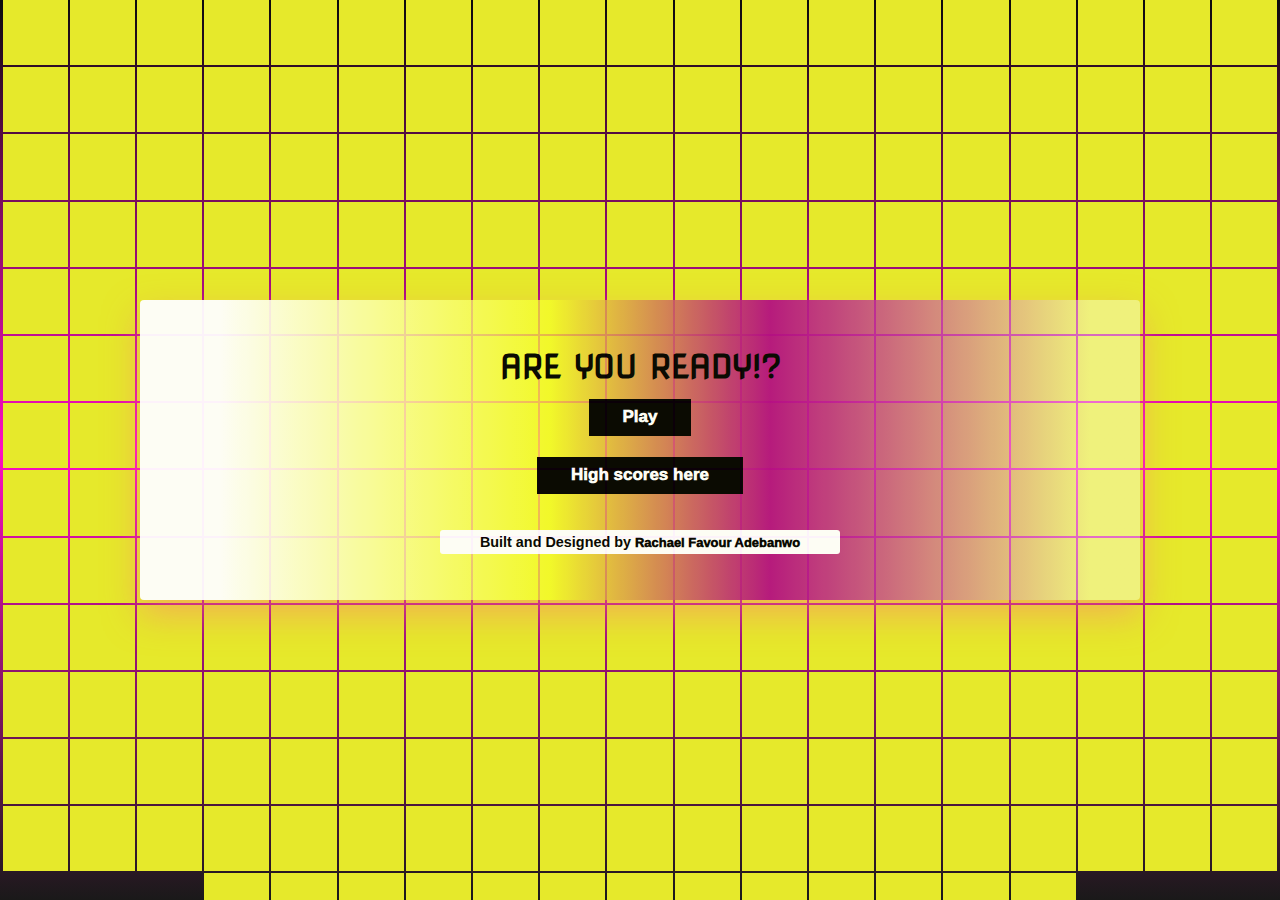
<file: index.html>
<!DOCTYPE html>
<html lang="en">
<head>
    <meta charset="UTF-8">
    <meta name="viewport" content="width=device-width, initial-scale=1.0">
    <title>Home page</title>
    <link rel="icon" href="./images/q.jpg">
    <link rel="stylesheet" href="style.css">
    <link rel="stylesheet" href="https://cdnjs.cloudflare.com/ajax/libs/font-awesome/6.3.0/css/all.min.css" integrity="sha512-SzlrxWUlpfuzQ+pcUCosxcglQRNAq/DZjVsC0lE40xsADsfeQoEypE+enwcOiGjk/bSuGGKHEyjSoQ1zVisanQ==" crossorigin="anonymous" referrerpolicy="no-referrer" />
</head>
<body>
    <section>
      <span></span>
      <span></span>
      <span></span>
      <span></span>
      <span></span>
      <span></span>
      <span></span>
      <span></span>
      <span></span>
      <span></span>
      <span></span>
      <span></span>
      <span></span>
      <span></span>
      <span></span>
      <span></span>
      <span></span>
      <span></span>
      <span></span>
      <span></span>
      <span></span>
      <span></span>
      <span></span>
      <span></span>
      <span></span>
      <span></span>
      <span></span>
      <span></span>
      <span></span>
      <span></span>
      <span></span>
      <span></span>
      <span></span>
      <span></span>
      <span></span>
      <span></span>
      <span></span>
      <span></span>
      <span></span>
      <span></span>
      <span></span>
      <span></span>
      <span></span>
      <span></span>
      <span></span>
      <span></span>
      <span></span>
      <span></span>
      <span></span>
      <span></span>
      <span></span>
      <span></span>
      <span></span>
      <span></span>
      <span></span>
      <span></span>
      <span></span>
      <span></span>
      <span></span>
      <span></span>
      <span></span>
      <span></span>
      <span></span>
      <span></span>
      <span></span>
      <span></span>
      <span></span>
      <span></span>
      <span></span>
      <span></span>
      <span></span>
      <span></span>
      <span></span>
      <span></span>
      <span></span>
      <span></span>
      <span></span>
      <span></span>
      <span></span>
      <span></span>
      <span></span>
      <span></span>
      <span></span>
      <span></span>
      <span></span>
      <span></span>
      <span></span>
      <span></span>
      <span></span>
      <span></span>
      <span></span>
      <span></span>
      <span></span>
      <span></span>
      <span></span>
      <span></span>
      <span></span>
      <span></span>
      <span></span>
      <span></span>
      <span></span>
      <span></span>
      <span></span>
      <span></span>
      <span></span>
      <span></span>
      <span></span>
      <span></span>
      <span></span>
      <span></span>
      <span></span>
      <span></span>
      <span></span>
      <span></span>
      <span></span>
      <span></span>
      <span></span>
      <span></span>
      <span></span>
      <span></span>
      <span></span>
      <span></span>
      <span></span>
      <span></span>
      <span></span>
      <span></span>
      <span></span>
      <span></span>
      <span></span>
      <span></span>
      <span></span>
      <span></span>
      <span></span>
      <span></span>
      <span></span>
      <span></span>
      <span></span>
      <span></span>
      <span></span>
      <span></span>
      <span></span>
      <span></span>
      <span></span>
      <span></span>
      <span></span>
      <span></span>
      <span></span>
      <span></span>
      <span></span>
      <span></span>
      <span></span>
      <span></span>
      <span></span>
      <span></span>
      <span></span>
      <span></span>
      <span></span>
      <span></span>
      <span></span>
      <span></span>
      <span></span>
      <span></span>
      <span></span>
      <span></span>
      <span></span>
      <span></span>
      <span></span>
      <span></span>
      <span></span>
      <span></span>
      <span></span>
      <span></span>
      <span></span>
      <span></span>
      <span></span>
      <span></span>
      <span></span>
      <span></span>
      <span></span>
      <span></span>
      <span></span>
      <span></span>
      <span></span>
      <span></span>
      <span></span>
      <span></span>
      <span></span>
      <span></span>
      <span></span>
      <span></span>
      <span></span>
      <span></span>
      <span></span>
      <span></span>
      <span></span>
      <span></span>
      <span></span>
      <span></span>
      <span></span>
      <span></span>
      <span></span>
      <span></span>
      <span></span>
      <span></span>
      <span></span>
      <span></span>
      <span></span>
      <span></span>
      <span></span>
      <span></span>
      <span></span>
      <span></span>
      <span></span>
      <span></span>
      <span></span>
      <span></span>
      <span></span>
      <span></span>
      <span></span>
      <span></span>
      <span></span>
      <span></span>
      <span></span>
      <span></span>
      <span></span>
      <span></span>
      <span></span>
      <span></span>
      <span></span>
      <span></span>
      <span></span>
      <span></span>
      <span></span>
      <span></span>
      <span></span>
      <span></span>
      <span></span>
      <span></span>
      <span></span>
      <span></span>
      <span></span>
      <span></span>
      <span></span>
      <span></span>
      <span></span>
      <span></span>
      <span></span>
      <span></span>
      <span></span>
      <span></span>
      <span></span>
      <span></span>
      <span></span>
      <span></span>
      <span></span>
      <span></span>
      <span></span>
      <span></span>
      <span></span>
      <span></span>

      <!-- <div class="signin">
        <div class="content">
          <h2>Sign In</h2>
          <div class="form">
            <div class="inputbox">
              <input type="text" required />
              <i>Username</i>
            </div>
            <div class="inputbox">
              <input type="password" required />
              <i>Password</i>
            </div>
            <div class="links">
              <a href="#">Forgot Password</a>
              <a href="#">Sign Up</a>
            </div>
            <div class="inputbox">
              <input type="submit" value="Login" />
            </div>
          </div>
        </div>
      </div> -->

      <div class="container cont">
          <div id="home" class="flex-column flex-center">
            <h1>Are you Ready!?</h1> 
            <a href="./game.html" class="btn">Play</a>
            <a href="./highscores.html" id="highscore-btn">High scores here <i class="fa-solid fa-crown"></i></a>
            <br>
            <h4>Built and Designed by <a href="https://twitter.com/rachaelcodesss" target="_blank" rel="noopener">Rachael Favour Adebanwo</a></h4>
          </div>
        </div>
    </section>
</body>
</html>
</file>
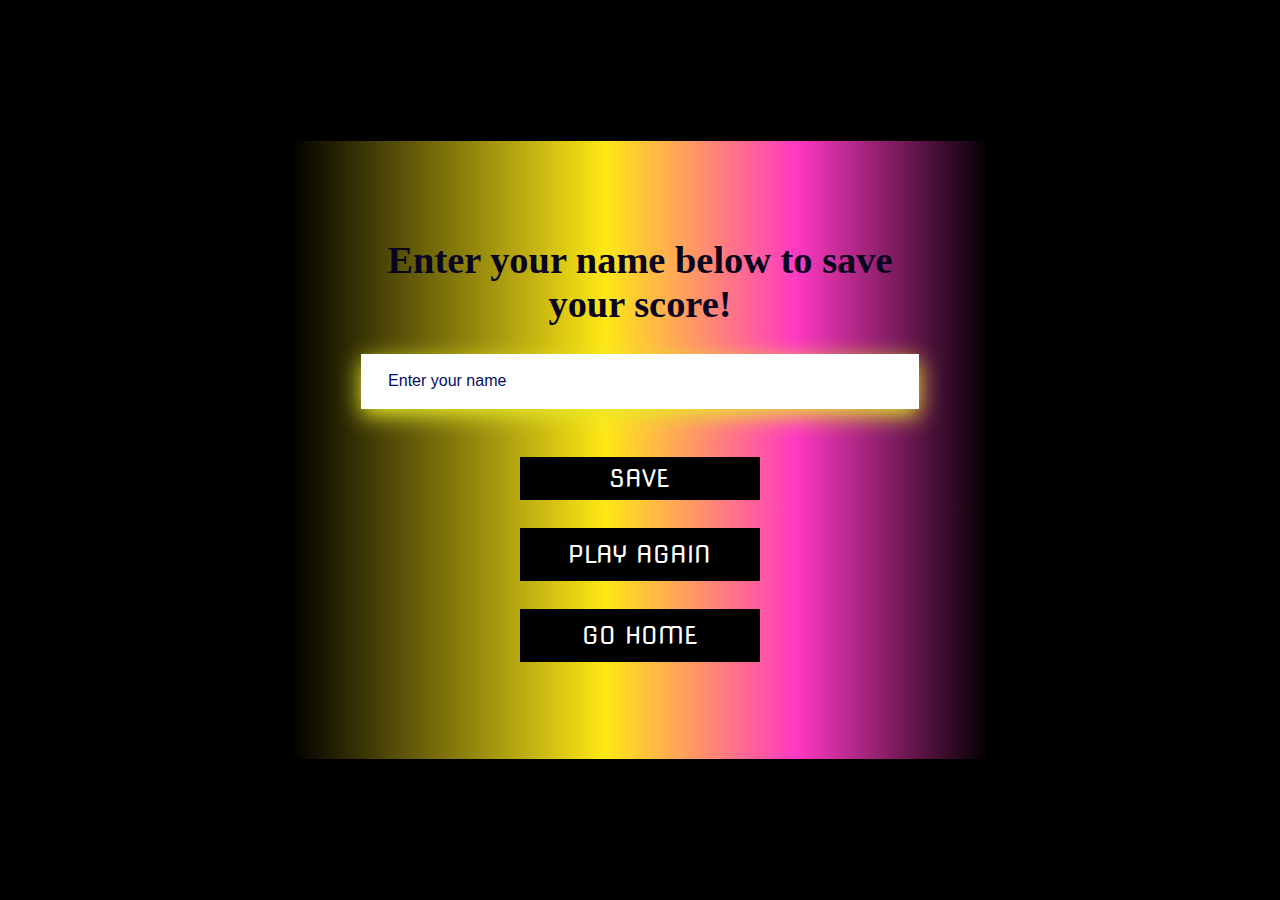
<file: end.html>
<!DOCTYPE html>
<html lang="en">
<head>
    <meta charset="UTF-8">
    <meta http-equiv="X-UA-Compatible" content="IE=edge">
    <meta name="viewport" content="width=device-width, initial-scale=1.0">
    <link rel="stylesheet" href="./style.css">
    <link rel="stylesheet" href="./end.css">
    <link rel="icon" href="./images/q.jpg">
    <link rel="stylesheet" href="https://cdnjs.cloudflare.com/ajax/libs/font-awesome/6.3.0/css/all.min.css" integrity="sha512-SzlrxWUlpfuzQ+pcUCosxcglQRNAq/DZjVsC0lE40xsADsfeQoEypE+enwcOiGjk/bSuGGKHEyjSoQ1zVisanQ==" crossorigin="anonymous" referrerpolicy="no-referrer" />
    <title>Quiz</title>
</head>
<body>
    <div class="container">
        <div id="end" class="flex-center flex-column">
            <h1 id="finalScore">0</h1>
            <form action="end-form-container">
                <h2 id="end-text">Enter your name below to save your score!</h2>
                <input type="text" name="name" id="username" placeholder="Enter your name">
                <button class="btn" id="saveScoreBtn" type="submit" onclick="saveHighScore(event)" disabled>Save</button>
            </form>
            <a href="./game.html" class="btn">Play Again</a>
            <a href="./index.html" class="btn">Go Home <i class="fa-solid fa-house"></i></a>
        </div>
    </div>
    <script src="./end.js"></script>
</body>
</html>
</file>
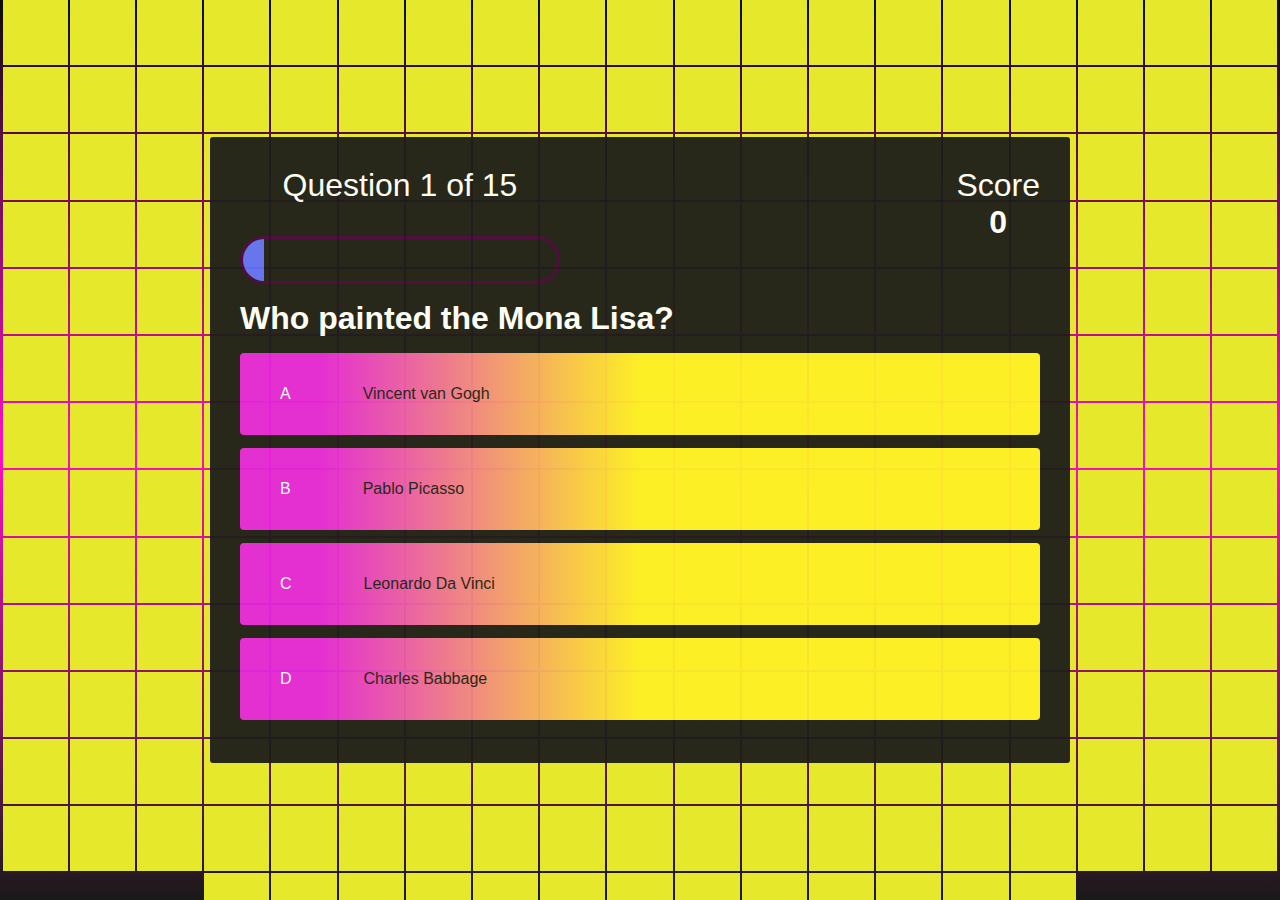
<file: game.html>
<!DOCTYPE html>
<html lang="en">
<head>
    <meta charset="UTF-8">
    <meta name="viewport" content="width=device-width, initial-scale=1.0">
    <title>Quiz Page</title>
    <link rel="icon" href="./images/q.jpg">
    <link rel="stylesheet" href="style.css">
    <link rel="stylesheet" href="game.css">
</head>
<body>
    <section>
        <span></span>
        <span></span>
        <span></span>
        <span></span>
        <span></span>
        <span></span>
        <span></span>
        <span></span>
        <span></span>
        <span></span>
        <span></span>
        <span></span>
        <span></span>
        <span></span>
        <span></span>
        <span></span>
        <span></span>
        <span></span>
        <span></span>
        <span></span>
        <span></span>
        <span></span>
        <span></span>
        <span></span>
        <span></span>
        <span></span>
        <span></span>
        <span></span>
        <span></span>
        <span></span>
        <span></span>
        <span></span>
        <span></span>
        <span></span>
        <span></span>
        <span></span>
        <span></span>
        <span></span>
        <span></span>
        <span></span>
        <span></span>
        <span></span>
        <span></span>
        <span></span>
        <span></span>
        <span></span>
        <span></span>
        <span></span>
        <span></span>
        <span></span>
        <span></span>
        <span></span>
        <span></span>
        <span></span>
        <span></span>
        <span></span>
        <span></span>
        <span></span>
        <span></span>
        <span></span>
        <span></span>
        <span></span>
        <span></span>
        <span></span>
        <span></span>
        <span></span>
        <span></span>
        <span></span>
        <span></span>
        <span></span>
        <span></span>
        <span></span>
        <span></span>
        <span></span>
        <span></span>
        <span></span>
        <span></span>
        <span></span>
        <span></span>
        <span></span>
        <span></span>
        <span></span>
        <span></span>
        <span></span>
        <span></span>
        <span></span>
        <span></span>
        <span></span>
        <span></span>
        <span></span>
        <span></span>
        <span></span>
        <span></span>
        <span></span>
        <span></span>
        <span></span>
        <span></span>
        <span></span>
        <span></span>
        <span></span>
        <span></span>
        <span></span>
        <span></span>
        <span></span>
        <span></span>
        <span></span>
        <span></span>
        <span></span>
        <span></span>
        <span></span>
        <span></span>
        <span></span>
        <span></span>
        <span></span>
        <span></span>
        <span></span>
        <span></span>
        <span></span>
        <span></span>
        <span></span>
        <span></span>
        <span></span>
        <span></span>
        <span></span>
        <span></span>
        <span></span>
        <span></span>
        <span></span>
        <span></span>
        <span></span>
        <span></span>
        <span></span>
        <span></span>
        <span></span>
        <span></span>
        <span></span>
        <span></span>
        <span></span>
        <span></span>
        <span></span>
        <span></span>
        <span></span>
        <span></span>
        <span></span>
        <span></span>
        <span></span>
        <span></span>
        <span></span>
        <span></span>
        <span></span>
        <span></span>
        <span></span>
        <span></span>
        <span></span>
        <span></span>
        <span></span>
        <span></span>
        <span></span>
        <span></span>
        <span></span>
        <span></span>
        <span></span>
        <span></span>
        <span></span>
        <span></span>
        <span></span>
        <span></span>
        <span></span>
        <span></span>
        <span></span>
        <span></span>
        <span></span>
        <span></span>
        <span></span>
        <span></span>
        <span></span>
        <span></span>
        <span></span>
        <span></span>
        <span></span>
        <span></span>
        <span></span>
        <span></span>
        <span></span>
        <span></span>
        <span></span>
        <span></span>
        <span></span>
        <span></span>
        <span></span>
        <span></span>
        <span></span>
        <span></span>
        <span></span>
        <span></span>
        <span></span>
        <span></span>
        <span></span>
        <span></span>
        <span></span>
        <span></span>
        <span></span>
        <span></span>
        <span></span>
        <span></span>
        <span></span>
        <span></span>
        <span></span>
        <span></span>
        <span></span>
        <span></span>
        <span></span>
        <span></span>
        <span></span>
        <span></span>
        <span></span>
        <span></span>
        <span></span>
        <span></span>
        <span></span>
        <span></span>
        <span></span>
        <span></span>
        <span></span>
        <span></span>
        <span></span>
        <span></span>
        <span></span>
        <span></span>
        <span></span>
        <span></span>
        <span></span>
        <span></span>
        <span></span>
        <span></span>
        <span></span>
        <span></span>
        <span></span>
        <span></span>
        <span></span>
        <span></span>
        <span></span>
        <span></span>
        <span></span>
        <span></span>
        <span></span>
        <span></span>
        <span></span>
        <span></span>
        <span></span>
        <span></span>
        <span></span>
        <span></span>
        <span></span>
        <span></span>
        <span></span>
        <span></span>
        <span></span>
        <span></span>
        <span></span>


        <div class="container">
            <div id="home" class="flex-column flex-center">
              <h1>Are you Ready!?</h1> 
              <a href="./game.html" class="btn">Play</a>
              <a href="./highscores" id="highscore-btn">High scores here <i class="fa-solid fa-crown"></i></a>
            </div>
          </div>




    <div class="container">
        <div id="game" class="justify-center flex-column">
            <div id="hud">
                <div class="hud-item">
                    <p id="progressText" class="hud-prefix">
                        Question
                    </p>
                    <div id="progressBar">
                        <div id="progressBarFull"></div>
                    </div>
                </div>
                <div class="hud-item">
                    <p class="hud-prefix">
                        Score
                    </p>
                    <h1 class="hud-main-text" id="score">
                        0
                    </h1>
                </div>
            </div>
            <h1 id="question">What is the answer to this question</h1>
            <div class="choice-container">
                <p class="choice-prefix">A</p>
                <p class="choice-text" data-number="1">Choice</p>
            </div>
            <div class="choice-container">
                <p class="choice-prefix">B</p>
                <p class="choice-text" data-number="2">Choice 2</p>
            </div>
            <div class="choice-container">
                <p class="choice-prefix">C</p>
                <p class="choice-text" data-number="3">Choice 3</p>
            </div>
            <div class="choice-container">
                <p class="choice-prefix">D</p>
                <p class="choice-text" data-number="4">Choice 4</p>
            </div>
        </div>
    </div>
    </section>

    <script src="game.js"></script>
</body>
</html>
</file>
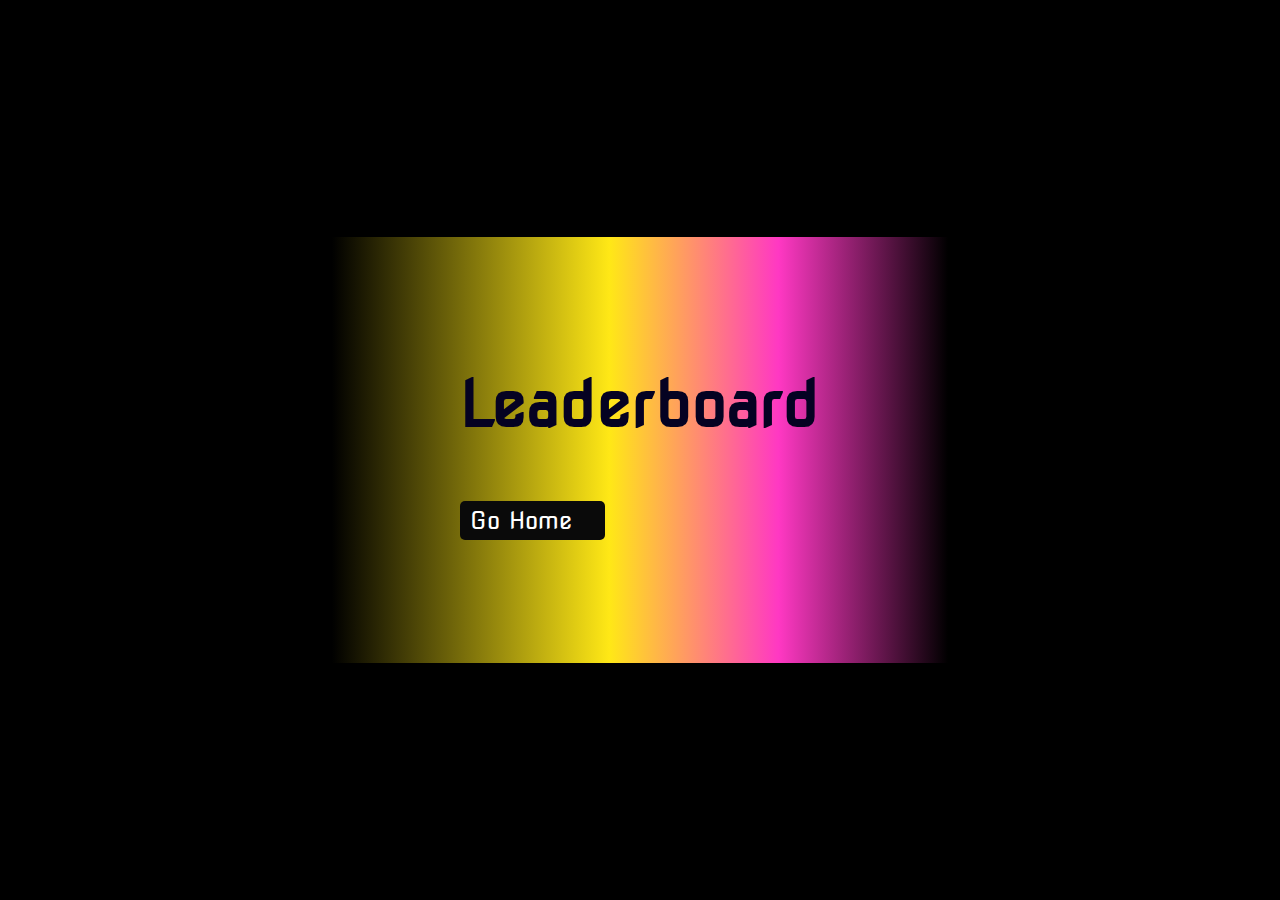
<file: highscores.html>
<!DOCTYPE html>
<html lang="en">
<head>
    <meta charset="UTF-8">
    <meta http-equiv="X-UA-Compatible" content="IE=edge">
    <meta name="viewport" content="width=device-width, initial-scale=1.0">
    <link rel="stylesheet" href="./style.css">
    <link rel="stylesheet" href="./highscores.css">
    <link rel="icon" href="./images/q.jpg">
    <link rel="stylesheet" href="https://cdnjs.cloudflare.com/ajax/libs/font-awesome/6.3.0/css/all.min.css" integrity="sha512-SzlrxWUlpfuzQ+pcUCosxcglQRNAq/DZjVsC0lE40xsADsfeQoEypE+enwcOiGjk/bSuGGKHEyjSoQ1zVisanQ==" crossorigin="anonymous" referrerpolicy="no-referrer" />
    <title>High Scores</title>
</head>
<body>
    <div class="container">
        <div id="highScores" class="flex-center flex-column">
            <h1 id="finalScore">Leaderboard</h1>
            <ul id="highScoresList"></ul>
            <a href="/" class="btn">Go Home<i class="fas fa-home"></i></a>
        </div>
    </div>
    <script src="highscores.js"></script>
</body>
</html>
</file>
<file: style.css>
@import url('https://fonts.googleapis.com/css2?family=Nova+Square&display=swap');

* {
    margin: 0;
    padding: 0;
    box-sizing: border-box;
    font-family: 'Quicksand', sans-serif;
}
  
body {
    display: flex;
    justify-content: center;
    align-items: center;
    min-height: 100vh;
    background: #000;
    font-family: cursive;
    color: #b4acca;
}
  
section {
    position: absolute;
    display: flex;
    width: 100vw;
    height: 100vh;
    justify-content: center;
    align-items: center;
    gap: 2px;
    flex-wrap: wrap;
    overflow: hidden;
}
  
section::before {
    content: '';
    position: absolute;
    width: 100%;
    height: 100%;
    background: linear-gradient(#0c0c0c, rgb(255, 14, 195), #1a1919);
    animation: animate 5s linear infinite;
}
  
@keyframes animate {
    0% {
      transform: translateY(-100%);
    }
    100% {
      transform: translateY(100%);
    }
}
  
section span {
    position: relative;
    display: block;
    width: calc(5.25vw - 2px);
    height: calc(5.25vw - 2px);
    background: #e6e92b;
    z-index: 2;
    transition: 1.5s;
}
  
section span:hover {
    background: rgb(255, 11, 214);
    transition: 0s;
}

section .container {
    position: absolute;
    width: 1000px;
    height: 300px;
    /* background: #ffffff; */
    background: linear-gradient(90deg, rgba(255,255,255,1) 8%, rgba(247,255,41,0.7371323529411764) 41%, rgba(180,17,129,1) 63%, rgba(255,255,255,0.4066001400560224) 95%);
    opacity: 95%;
    z-index: 1000;
    justify-content: center;
    align-items: center;
    display: flex;
    /* padding: 10% 0; */
    border-radius: 4px;
    box-shadow: 0 15px 35px rgba(255, 119, 119, 0.5);
    padding: 5% 0;
}
  
section .container #home {
    /* position: relative; */
    /* width: 100%; */
    justify-content: center;
    align-items: center;
    display: flex;
    flex-direction: column;
    gap: 5px;
    z-index: 2;
    padding: 10% 0;
}
.container h4{
    color: #000;
    background-color: #fff;
    font-size: 0.9em;
    padding: 1%;
    width: 400px;
    border-radius: 3px;
    text-align: center;
}
.container h4:hover{
    transition: transform 150ms;
    transform: scale(1.2);
}
.container h4 a{
    background: none;
}
#home h4 a{
    background: none;
    padding: 0;
    color: #000000;
    font-size: 0.9em;
}
#home h4 a:hover{
    color: #140012;
}
#home{
    display: grid ;
    /* text-decoration: none; */
}
  
#home h1 {
    font-size: 2em;
    color: #000000;
    text-transform: uppercase;
    text-align: center;
    font-family: "Nova Square", cursive;
}
#home a{
    color: #ffffff;
    text-decoration: none;
    font-size: 17px;
    font-weight: 1000;
    padding: 0.5em 2em;
    background: #000000;
    /* transition: 0.5s; */
    opacity: 100%;
    margin: 2% 0;
}
#home a:hover{
    color: #b4acca;
    transition: transform 150ms;
    transform: scale(1.2);
}
.btn[disabled]:hover{
    cursor: not-allowed;
    box-shadow: none;
    transform: none;
}
.end-form-container{
    width: 100%;
    display: flex;
    flex-direction: column;
    align-items: center;
    max-width: 20em;
}
input{
    margin-bottom: 1em;
    width: 15em;
    padding: 1.7em;
    font-size: 1em;
    border: none;
    box-shadow: 0 0.4em 1.4em 0 #e6e92b;
}
input::placeholder{
    color: rgb(4, 10, 102);
}
#username{
    margin-bottom: 3em;
    width: 100%;
    outline: none;
}
#end-text{
    font-size: 2.4em;
    color: #0a051f;
    text-align: center;
    font-family: cursive;
}
#saveScoreBtn{
    border: none;
}
#end .btn{
    /* margin-top: 45%; */
    width: 100%;
    display: block;
    color: #ffffff;
    background: #000000;
    width: 10em;
    text-decoration: none;
}
#end .btn:hover{
    color: #b4acca;
    transition: transform 150ms;
    transform: scale(1.1);
    box-shadow: 0 0.4em 1.4em 0 #6d6d66;
}
.fa-home{
    color: #fff;
    margin-left: 1em;
    font-size: 2em;
}
@media screen and (max-width: 768px){
    section{
        gap: 1.5px;
    }
    section span{
        width: calc(9.5vw - 0.3px);
        height: calc(9.5vw - 0.3px);
    }
}
@media screen and (min-width: 820px) and (max-width: 1200px){
    section{
        gap: 2px;
    }
    section span{
        width: calc(8.8vw - 0.5px);
        height: calc(8.8vw - 0.5px);
    }
}
</file>
<file: end.css>
*{
    margin: 0;
    padding: 0;
    box-sizing: border-box;
    color: #fc00b0;
}
:root{
    font-family: cursive;
}
.container{
    display: block;
    /* width: 500px; */
}
.container input{
    margin: 5% auto;
    height: 2em;
    width: 25em;
}
.container form {
    display: grid;
}
.container form button{
    font-size: 2em;
    margin-bottom: 5%;
    max-width: 20em;
    font-size: 1.5em;
    color: #000000;
    background: #fff;
    padding: 0.3em;
    text-transform: uppercase;
    text-align: center;
    font-family: "Nova Square", cursive;
    margin: 0 auto;
}
.container a{
    font-size: 1.5em;
    color: #ffffff;
    /* background: #fff; */
    padding: 0.5em;
    text-transform: uppercase;
    list-style-type: none;
    text-align: center;
    font-family: "Nova Square", cursive;
    /* display: flex; */
    margin: 5% auto;
}
#end{
    background: linear-gradient(90deg, rgb(
        0, 0, 0), rgb(255, 232, 22) 45%, rgb(255, 56, 195), rgb(0, 0, 0)100%);
        padding: 10%;
}
#end h1{
    text-align: 
    center;
    margin-bottom: 5%;
}
</file>
<file: game.css>
body{
    color: #fff;
}
/* .container{
    background: #0ae71c;
} */
section .container{
    background: none;
    box-shadow: none;
}
#home h1{
    display: none;
}
#home a{
    display: none;
}
#game{
    background: #1d1d1a;
    padding: 3%;
    border-radius: 3px;
}
.choice-container{
    display: flex;
    margin-bottom: 0.8rem;
    width: 150px;
    border-radius: 4px;
    background: linear-gradient(90deg, rgb(228, 38, 218)10%, rgb(255, 240, 37)50%);
    /* font-size: 2rem; */
    min-width: 50rem;
}
.choice-container:hover{
    cursor: pointer;
    box-shadow: 0 0.4em 1.4em 0 rgb(50, 65, 199);
    transform: scale(1.02);
    transition: transform 100ms;
}
.choice-prefix{
    padding: 2em 2.5em;
    color: #fff;
}
.choice-text{
    padding: 2rem;
    width: 100%;
    color: #1d1d1a;
}
h1#question{
    width: 100%;
    margin: 2% 0;
}
.correct{
    background: #0ae71c;
}
.incorrect{
    background: #ff0707;
}
#hud{
    display: flex;
    justify-content: space-between;
}
.hud-prefix{
    text-align: center;
    font-size: 2rem;
}
.hud-main-text{
    text-align: center;
}
#progressBar{
    width: 20rem;
    height: 3rem;
    border: 0.2rem solid #490440;
    margin-top: 2rem;
    border-radius: 50px;
    overflow: hidden;
}
#progressBarFull{
    height: 100%;
    background: #6170f8;
    width: 0%;
}

@media screen and (max-width: 768px){
    #game{
        max-width: 350px;
        height: 550px;
    }
    .choice-container{
        min-width: 18em;
        height: 3em;
        justify-content: center;
        align-items: center;
        /* margin-right: 4%; */
    }
    #hud{
        justify-content: center;
    }
    .hud-prefix{
        font-size: 1em;
    }
    #progressBar{
        width: 10em;
        height: 1.5em;
        margin: 2em 0;
    }
    .choice-text{
        padding: 1em;
    }
    h1#question{
        font-size: 1.5em;
        margin-bottom: 20%;
    }
    .choice-prefix{
        padding: 1em 1.5em;
    }
}
@media screen and (min-width: 280px) and (max-width: 653px){
    #game{
    max-width: 300px;
    }
    .choice-container{
        min-width: 15em;
    }
}
</file>
<file: highscores.css>
@import url('https://fonts.googleapis.com/css2?family=Nova+Square&display=swap');

body{
    color: #050222;
}
.container{
    background: linear-gradient(90deg, rgb(
        0, 0, 0), rgb(255, 232, 22) 45%, rgb(255, 56, 195), rgb(0, 0, 0)100%);
        padding: 10%;
}
#highScoresList{
    list-style-type: none;
    margin-bottom: 4em;
    font-family: "Nova Square", cursive;
}
#highScores h1{
    font-family: "Nova Square", cursive;
    margin-bottom: 7%;
    font-size: 4em;
}
.high-score{
    font-size: 1.5em;
    margin-bottom: 0.5em;
    gap: 5%;
    font-family: "Nova Square", cursive;
}
#highScores a{
    text-decoration: none;
    font-size: 1.5em;
    background: #0a0a0a;
    color: white;
    font-family: "Nova Square",cursive;
    padding: 0.2em 0.4em;
    border-radius: 5px;
}
#highScores a .fa-home{
    font-size: 1em;
}
@media screen and (min-width: 280px) and (max-width: 653px) {
    #highScores h1{
        font-size: 2em;
    }
    .high-score{
        font-size: 1em;
    }
}
</file>
